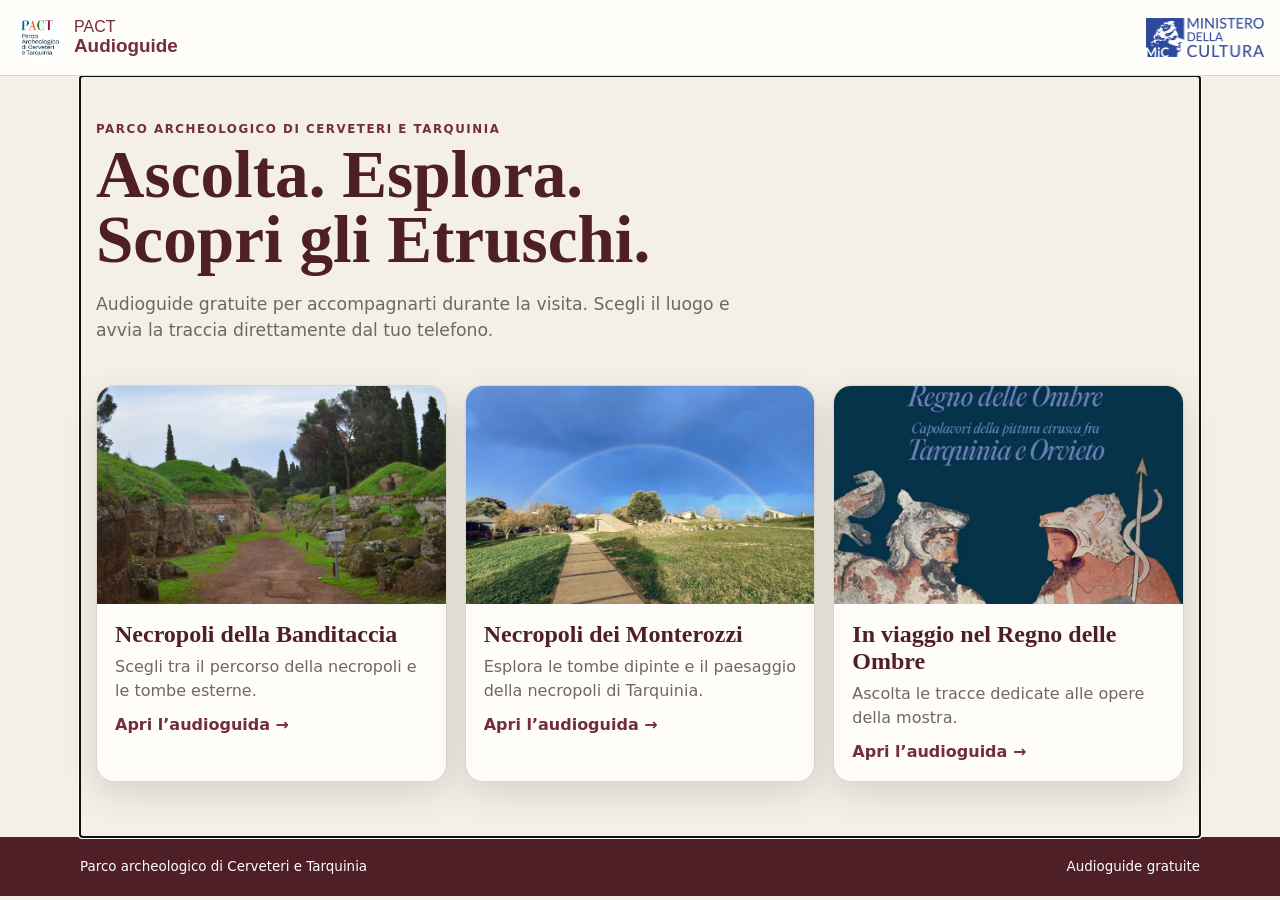
<file: index.html>
<!doctype html>
<html lang="it"><head><meta charset="utf-8"><meta name="viewport" content="width=device-width,initial-scale=1,viewport-fit=cover"><meta name="theme-color" content="#722f37"><meta name="description" content="Audioguide ufficiali del Parco archeologico di Cerveteri e Tarquinia"><title>PACT Audioguide</title><link rel="icon" href="assets/logos/logo-pact.jpg"><link rel="stylesheet" href="assets/css/style.css"></head>
<body><a class="skip" href="#app">Vai al contenuto</a><header class="topbar"><button id="homeBtn" class="brand" aria-label="Torna alla home"><img src="assets/logos/logo-pact.jpg" alt="PACT"><span>PACT <b>Audioguide</b></span></button><img class="mic" src="assets/logos/logo-mic.webp" alt="Ministero della Cultura"></header><main id="app" tabindex="-1"></main><footer><span>Parco archeologico di Cerveteri e Tarquinia</span><span>Audioguide gratuite</span></footer><script src="assets/js/data.js"></script><script src="assets/js/app.js"></script></body></html>
</file>
<file: assets/css/style.css>
:root{--wine:#722f37;--wine2:#4e1f27;--sand:#f5f0e7;--paper:#fffdfa;--ink:#25211e;--muted:#6f6760;--line:#ded5ca;--gold:#b69455;--shadow:0 12px 35px rgba(45,31,25,.14)}*{box-sizing:border-box}html{scroll-behavior:smooth}body{margin:0;background:var(--sand);color:var(--ink);font-family:system-ui,-apple-system,"Segoe UI",Roboto,Arial,sans-serif;min-height:100vh}.skip{position:absolute;left:-9999px}.skip:focus{left:1rem;top:1rem;background:#fff;padding:.7rem;z-index:20}.topbar{height:76px;padding:10px max(16px,env(safe-area-inset-left));display:flex;align-items:center;justify-content:space-between;background:rgba(255,253,250,.97);border-bottom:1px solid var(--line);position:sticky;top:0;z-index:10}.brand{border:0;background:none;padding:0;display:flex;align-items:center;gap:10px;color:var(--wine);font-size:1rem;cursor:pointer}.brand img{width:48px;height:48px;object-fit:contain;border-radius:50%}.brand span{display:flex;flex-direction:column;align-items:flex-start;line-height:1.05}.brand b{font-size:1.18rem}.mic{max-height:42px;max-width:118px;object-fit:contain}main{max-width:1120px;margin:auto;padding:24px 16px 55px}.hero{padding:22px 0 24px}.eyebrow{text-transform:uppercase;letter-spacing:.13em;color:var(--wine);font-weight:750;font-size:.74rem}.hero h1{font-family:Georgia,serif;font-size:clamp(2rem,7vw,4.2rem);line-height:.98;margin:.35rem 0 1rem;color:var(--wine2)}.hero p{max-width:680px;font-size:1.08rem;color:var(--muted);line-height:1.55}.grid{display:grid;grid-template-columns:repeat(auto-fit,minmax(min(100%,280px),1fr));gap:18px}.card{background:var(--paper);border:1px solid var(--line);border-radius:18px;overflow:hidden;box-shadow:var(--shadow);cursor:pointer;transition:.2s;display:flex;flex-direction:column}.card:hover{transform:translateY(-3px)}.card:focus-visible,.button:focus-visible,.lang:focus-visible,.brand:focus-visible{outline:3px solid var(--gold);outline-offset:3px}.card img{width:100%;aspect-ratio:16/10;object-fit:cover}.card-body{padding:17px 18px 20px}.card h2,.card h3{font-family:Georgia,serif;color:var(--wine2);margin:0 0 .45rem}.card p{margin:0;color:var(--muted);line-height:1.45}.card .meta{margin-top:13px;color:var(--wine);font-weight:750}.crumbs{display:flex;align-items:center;gap:7px;flex-wrap:wrap;margin:4px 0 18px;color:var(--muted);font-size:.9rem}.crumbs button{border:0;background:none;color:var(--wine);padding:0;cursor:pointer}.section-title{font-family:Georgia,serif;color:var(--wine2);font-size:clamp(1.8rem,5vw,3rem);margin:.2rem 0 .5rem}.section-sub{color:var(--muted);margin:0 0 24px}.stop-list{display:grid;gap:11px}.stop-row{display:grid;grid-template-columns:54px 82px 1fr 30px;align-items:center;gap:12px;background:var(--paper);border:1px solid var(--line);border-radius:14px;padding:8px;cursor:pointer}.stop-row img{width:82px;height:62px;object-fit:cover;border-radius:9px}.stop-number{width:42px;height:42px;border-radius:50%;background:var(--wine);color:white;display:grid;place-items:center;font-weight:800}.stop-row h3{font-size:1rem;margin:0;color:var(--ink)}.arrow{font-size:1.4rem;color:var(--wine)}.stage{max-width:800px;margin:auto;background:var(--paper);border:1px solid var(--line);border-radius:20px;overflow:hidden;box-shadow:var(--shadow)}.stage-image{width:100%;max-height:500px;aspect-ratio:16/10;object-fit:cover;background:#ded8d0}.stage-body{padding:20px}.stage h1{font-family:Georgia,serif;color:var(--wine2);font-size:clamp(1.7rem,6vw,2.8rem);line-height:1.05;margin:.35rem 0 18px}.counter{color:var(--muted);font-size:.88rem}.langs{display:flex;gap:8px;flex-wrap:wrap;margin-bottom:15px}.lang{border:1px solid var(--wine);background:white;color:var(--wine);padding:9px 13px;border-radius:999px;font-weight:700;cursor:pointer}.lang.active{background:var(--wine);color:white}audio{width:100%;margin:2px 0 20px;accent-color:var(--wine)}.nav{display:grid;grid-template-columns:1fr 1fr;gap:10px}.button{border:0;border-radius:12px;background:var(--wine);color:#fff;padding:13px 14px;font-weight:750;cursor:pointer;text-align:center}.button.secondary{background:#eee5db;color:var(--wine2)}.button:disabled{opacity:.4;cursor:not-allowed}.allstops{margin-top:14px;width:100%}.notice{padding:14px;border-radius:12px;background:#f1e9dc;color:var(--wine2);font-size:.92rem;margin-top:15px}footer{display:flex;gap:8px;justify-content:space-between;flex-wrap:wrap;padding:22px max(16px,calc((100vw - 1120px)/2));background:var(--wine2);color:#fff;font-size:.84rem}@media(max-width:560px){.topbar{height:66px}.brand img{width:41px;height:41px}.brand span{font-size:.82rem}.brand b{font-size:1rem}.mic{max-width:87px}.stop-row{grid-template-columns:44px 68px 1fr 22px;gap:8px}.stop-row img{width:68px;height:55px}.stop-number{width:36px;height:36px}.stage{border-radius:15px}.stage-body{padding:17px}.nav{grid-template-columns:1fr}.hero{padding-top:12px}}
</file>
